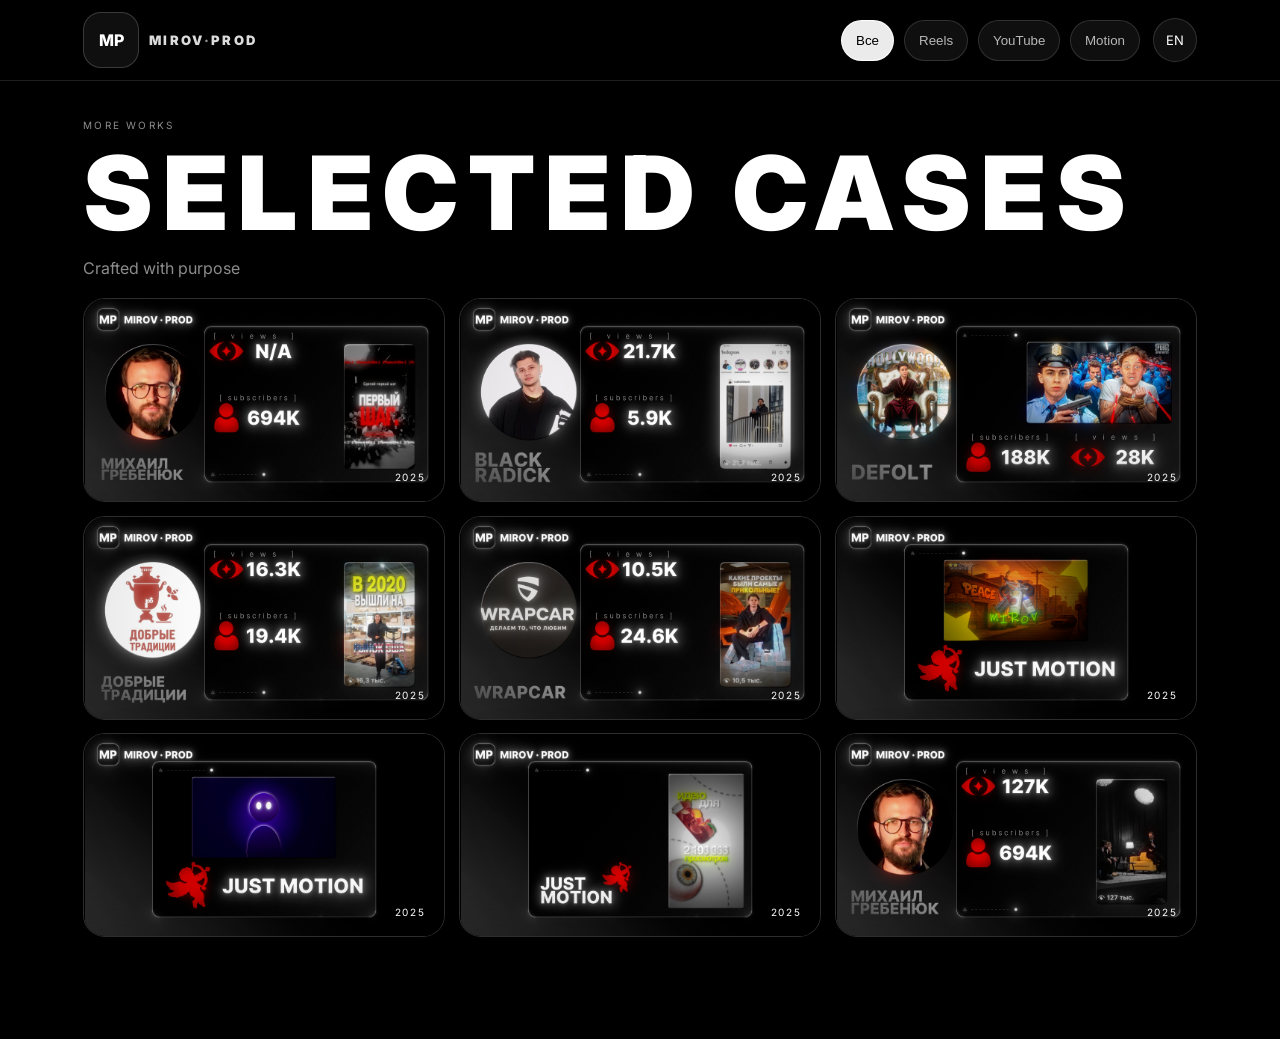
<file: works.html>
<!doctype html>
<html lang="ru">
<head>
  <meta charset="UTF-8" />
  <meta name="viewport" content="width=device-width,initial-scale=1.0" />
  <title>More Works — MIROV·PROD</title>
  <link rel="preconnect" href="https://fonts.googleapis.com">
  <link rel="preconnect" href="https://fonts.gstatic.com" crossorigin>
  <link href="https://fonts.googleapis.com/css2?family=Inter:wght@300;400;600;800;900&display=swap" rel="stylesheet">
  <link rel="stylesheet" href="./style.css" />
</head>
<body class="worksBody">
  <div class="cursor" id="cursor" aria-hidden="true"></div>

  <header class="worksTop">
    <a class="mark" href="./index.html" aria-label="Home">
      <div class="mark__box">MP</div>
      <div class="mark__txt">MIROV<span class="dot">·</span>PROD</div>
    </a>

    <div class="worksTop__right">
      <div class="filters" id="filters">
        <button class="pillBtn is-active" data-filter="all">Все</button>
        <button class="pillBtn" data-filter="reels">Reels</button>
        <button class="pillBtn" data-filter="youtube">YouTube</button>
        <button class="pillBtn" data-filter="motion">Motion</button>
      </div>
      <a class="pill" href="/works_en.html">EN</a>
    </div>
  </header>

  <main class="wrap worksMain">
    <div class="worksHead">
      <div class="sectionKicker">More works</div>
      <h1 class="worksTitle">Selected cases</h1>
      <p class="muted">Crafted with purpose</p>
    </div>

    <div class="worksGrid" id="worksGrid"></div>
  </main>

  <div class="modal" id="modal" hidden>
    <div class="modal__backdrop" data-close="1"></div>
    <div class="modal__panel" role="dialog" aria-modal="true" aria-label="Work">
      <button class="modal__close" data-close="1" aria-label="Close">×</button>
      <div class="modal__content" id="modalContent"></div>
    </div>
  </div>

  <script src="./script.js"></script>
</body>
</html>
</file>
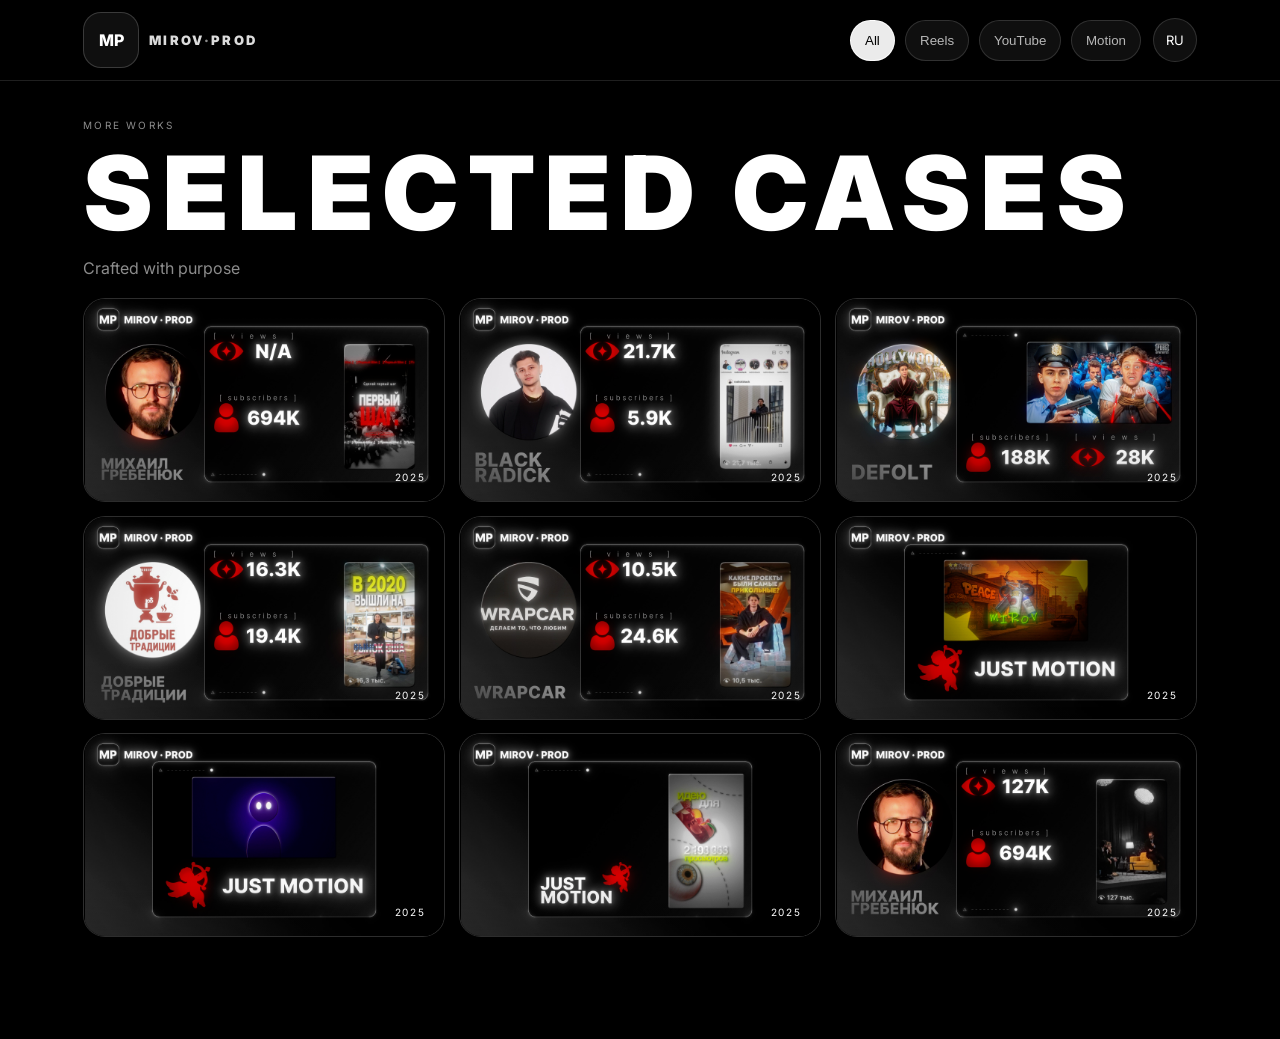
<file: works_en.html>
<!doctype html>
<html lang="en">
<head>
  <meta charset="UTF-8" />
  <meta name="viewport" content="width=device-width,initial-scale=1.0" />
  <title>More Works — MIROV·PROD</title>
  <link rel="preconnect" href="https://fonts.googleapis.com">
  <link rel="preconnect" href="https://fonts.gstatic.com" crossorigin>
  <link href="https://fonts.googleapis.com/css2?family=Inter:wght@300;400;600;800;900&display=swap" rel="stylesheet">
  <link rel="stylesheet" href="./style.css" />
</head>
<body class="worksBody">
  <div class="cursor" id="cursor" aria-hidden="true"></div>

  <header class="worksTop">
    <a class="mark" href="./index.html" aria-label="Home">
      <div class="mark__box">MP</div>
      <div class="mark__txt">MIROV<span class="dot">·</span>PROD</div>
    </a>

    <div class="worksTop__right">
      <div class="filters" id="filters">
        <button class="pillBtn is-active" data-filter="all">All</button>
        <button class="pillBtn" data-filter="reels">Reels</button>
        <button class="pillBtn" data-filter="youtube">YouTube</button>
        <button class="pillBtn" data-filter="motion">Motion</button>
      </div>
      <a class="pill" href="/works.html">RU</a>
    </div>
  </header>

  <main class="wrap worksMain">
    <div class="worksHead">
      <div class="sectionKicker">More works</div>
      <h1 class="worksTitle">Selected cases</h1>
      <p class="muted">Crafted with purpose</p>
    </div>

    <div class="worksGrid" id="worksGrid"></div>
  </main>

  <div class="modal" id="modal" hidden>
    <div class="modal__backdrop" data-close="1"></div>
    <div class="modal__panel" role="dialog" aria-modal="true" aria-label="Work">
      <button class="modal__close" data-close="1" aria-label="Close">×</button>
      <div class="modal__content" id="modalContent"></div>
    </div>
  </div>

  <script src="./script.js"></script>
</body>
</html>
</file>
<file: style.css>
:root{
  --safe: clamp(72px, 6.5vw, 220px);
--bg:#f6f6f6;
  --fg:#111;
  --muted:rgba(17,17,17,.64);
  --line:rgba(17,17,17,.12);
  --card:#ffffff;
  --shadow: 0 14px 50px rgba(0,0,0,.08);
  --r:22px;
  K80px;
  --pad: clamp(14px, 2vw, 28px);

  --dark:#0b0b0b;
  --dark2:#151515;
  --dline:rgba(255,255,255,.14);
  --dmuted:rgba(255,255,255,.65);
}

*{box-sizing:border-box}
html{scroll-behavior:smooth}
body{margin:0;background:var(--bg);color:var(--fg);font-family:Inter,system-ui,-apple-system,Segoe UI,Roboto,Arial,sans-serif;overflow-x:hidden}
a{color:inherit;text-decoration:none}
.dot{opacity:.55}
.wrap{max-width:var(--wrap);margin:0 auto;padding:0 var(--safe)}

/* Preloader */
.preloader{position:fixed;inset:0;z-index:9999;background:var(--bg);display:flex;align-items:center;justify-content:center;transition:opacity .6s ease}
.preloader.is-done{opacity:0;pointer-events:none}
.preloader__inner{width:min(520px,86vw)}
.preloader__logo{font-weight:900;letter-spacing:.18em;text-transform:uppercase;font-size:13px}
.preloader__bar{margin-top:14px;height:2px;background:rgba(0,0,0,.10);overflow:hidden}
.preloader__bar span{display:block;height:100%;width:0;background:rgba(0,0,0,.85);animation:load 1.8s ease forwards}
.preloader__hint{margin-top:10px;letter-spacing:.22em;text-transform:uppercase;font-size:10px;color:var(--muted)}
@keyframes load{to{width:100%}}

/* Cursor */
.cursor{position:fixed;top:0;left:0;z-index:5000;width:26px;height:26px;border-radius:999px;transform:translate(-50%,-50%);pointer-events:none;opacity:0;border:1px solid rgba(0,0,0,.18);background:radial-gradient(circle at 30% 30%, rgba(0,0,0,.06), rgba(0,0,0,.01));backdrop-filter: blur(4px);transition:opacity .12s ease,width .12s ease,height .12s ease}
body.hasCursor .cursor{opacity:1}
.cursor.isHover{width:44px;height:44px}

/* Hero */
.hero{position:relative;min-height:100vh;color:#fff;overflow:hidden}
.hero__bg{position:absolute;inset:0;overflow:hidden}
@supports (height: 100svh){.hero{min-height:100svh}}
@supports (height: 100dvh){.hero{min-height:100dvh}}
.hero__bg img{width:100%;height:100%;object-fit:cover;filter:grayscale(1) contrast(1.05)}
.hero__veil{position:absolute;inset:0;background:radial-gradient(circle at 30% 25%, rgba(255,255,255,.10), transparent 52%), linear-gradient(to bottom, rgba(0,0,0,.10), rgba(0,0,0,.72))}
.hero__top{position:relative;z-index:2;display:flex;align-items:flex-start;justify-content:space-between;gap:14px;padding: var(--safe)}
.hero__meta{color:rgba(255,255,255,.78);font-size:12px;line-height:1.4}
.hero__metaTitle{font-weight:600}
.hero__metaSmall{opacity:.75}
.heroNav{display:flex;flex-direction:column;gap:10px;align-items:flex-end}
.heroNav__link{color:rgba(255,255,255,.78);font-size:12px}
.heroNav__link:hover{color:#fff}
.heroNav__pill{border:1px solid rgba(255,255,255,.18);background:rgba(255,255,255,.08);border-radius:999px;padding:10px 12px;font-size:12px;color:rgba(255,255,255,.85)}
.heroNav__pill:hover{background:rgba(255,255,255,.12);color:#fff}
.hero__content{position:relative;z-index:2;padding: clamp(28px,5vw,70px) var(--safe) clamp(44px,6vw,90px) var(--safe)}
.heroTitle{margin:0;font-weight:900;line-height:.9;letter-spacing:-.02em;font-size: clamp(54px, 6.8vw, 104px)}
.heroLead{margin-top:16px;max-width:56ch;line-height:1.6;color:rgba(255,255,255,.78);font-size: clamp(14px, 1.25vw, 17px)}
.heroActions{margin-top:22px;display:flex;gap:12px;flex-wrap:wrap}
.btnGlass{border:1px solid rgba(255,255,255,.20);background:rgba(255,255,255,.08);backdrop-filter: blur(10px);border-radius:18px;padding:16px 18px;display:inline-flex;align-items:center;justify-content:center;color:#fff;box-shadow: 0 18px 60px rgba(0,0,0,.26)}
.btnGlass:hover{background:rgba(255,255,255,.12);transform:translateY(-1px)}
.btnGhost{border:1px solid rgba(255,255,255,.16);border-radius:18px;padding:16px 18px;color:rgba(255,255,255,.82)}
.btnGhost:hover{border-color:rgba(255,255,255,.26);color:#fff;transform:translateY(-1px)}
.heroIcons{position:absolute;left:var(--safe);bottom:22px;display:flex;align-items:center;gap:14px;color:rgba(255,255,255,.62)}
.ico{font-size:14px}
.dots{width:160px;height:1px;background: repeating-linear-gradient(to right, rgba(255,255,255,.24) 0 4px, transparent 4px 10px);opacity:.9}

/* Mark */
.mark{display:flex;align-items:center;gap:10px}
.mark__box{width:38px;height:38px;border-radius:12px;border:1px solid rgba(255,255,255,.18);display:flex;align-items:center;justify-content:center;font-weight:800}
.mark__txt{font-weight:900;letter-spacing:.16em;text-transform:uppercase;font-size:12px;color:rgba(255,255,255,.85)}

/* Sections */
.section{padding: clamp(44px, 6vw, 90px) 0;border-top:1px solid var(--line)}
.sectionKicker{letter-spacing:.22em;text-transform:uppercase;font-size:10px;color:var(--muted);margin-bottom:16px}
.sectionKicker--dark{color:rgba(255,255,255,.60)}
.split{display:grid;grid-template-columns: 1.2fr .8fr;gap: clamp(16px, 3vw, 38px);align-items:start}
.split--tight{grid-template-columns: 1.35fr .65fr}
@media (max-width: 920px){.split,.split--tight{grid-template-columns:1fr}}
.big{margin:0;font-size: clamp(22px, 3.0vw, 38px);line-height:1.15;letter-spacing:-.01em}
.side{}
.muted{color:var(--muted);line-height:1.7}
.badges{margin-top:14px;display:flex;flex-wrap:wrap;gap:10px}
.badge{border:1px solid var(--line);background:rgba(255,255,255,.55);border-radius:999px;padding:10px 12px;font-size:12px;color:var(--muted)}

/* Divider */
.divider{margin: 26px 0;display:flex;align-items:center;gap:14px;color:rgba(17,17,17,.52)}
.divider .dots{background: repeating-linear-gradient(to right, rgba(17,17,17,.22) 0 4px, transparent 4px 10px)}
.divider--dark{color:rgba(255,255,255,.55)}
.divider--dark .dots{background: repeating-linear-gradient(to right, rgba(255,255,255,.22) 0 4px, transparent 4px 10px)}

/* Facts */
.facts{display:grid;grid-template-columns:repeat(3,1fr);gap:14px}
@media (max-width: 820px){.facts{grid-template-columns:1fr}}
.fact{border-top:1px solid var(--line);padding-top:18px}
.fact__t{font-weight:800;font-size:18px}
.fact__d{margin-top:8px;color:var(--muted)}

/* Dark block */
.dark{background:linear-gradient(to bottom, var(--dark), var(--dark2));color:#fff}
.dark__inner{padding: clamp(86px, 9vw, 150px) var(--safe)}
.tri{display:grid;grid-template-columns:repeat(3,1fr);gap:22px}
@media (max-width: 980px){.tri{grid-template-columns:1fr}}
.tri__title{margin:0;font-weight:900;font-size:28px}
.tri__txt{margin-top:10px;color:rgba(255,255,255,.70);line-height:1.7}
.bar{margin-top:16px;height:8px;border-radius:999px;background:rgba(255,255,255,.10);overflow:hidden}
.bar span{display:block;height:100%;background:rgba(255,255,255,.86)}
.barMeta{margin-top:10px;color:rgba(255,255,255,.58);letter-spacing:.22em;text-transform:uppercase;font-size:10px}

/* Projects grid (cases) */
.projects{margin-top:18px;display:grid;grid-template-columns:repeat(12,1fr);gap:14px}
@media (max-width: 980px){.projects{grid-template-columns:1fr}}
.card{position:relative;border-radius:var(--r);overflow:hidden;background:var(--card);border:1px solid var(--line);box-shadow:var(--shadow);cursor:pointer;aspect-ratio:16/9}
.card img, .card video{width:100%;height:100%;object-fit:cover;display:block}
.card__shade{position:absolute;inset:0;
  background:
    radial-gradient(700px 420px at 22% 18%, rgba(255,255,255,.06), transparent 55%),
    /* ultra-soft bottom shade (barely noticeable) */
    linear-gradient(to bottom, rgba(0,0,0,0) 70%, rgba(0,0,0,.18) 100%);
}
.card__meta{position:absolute;left:16px;right:16px;top:16px;display:flex;justify-content:space-between;gap:10px;color:rgba(255,255,255,.68);letter-spacing:.18em;text-transform:uppercase;font-size:10px}
.card__body{position:absolute;left:16px;right:16px;bottom:16px}
.card__title{margin:0;font-weight:900;letter-spacing:-.01em;line-height:1.05;font-size: clamp(18px, 1.8vw, 26px)}
.card__desc{margin-top:10px;color:rgba(255,255,255,.72);line-height:1.65;max-width:56ch}
.card:hover{transform:translateY(-2px);border-color:rgba(255,255,255,.30)}
.span7,.span5,.span6{grid-column:span 6}
@media (max-width: 980px){.span7,.span6,.span5{grid-column:span 1}}

/* Pills/Chips */
.pill{
  display:inline-flex;
  align-items:center;
  justify-content:center;
  min-width:44px;
  height:44px;
  border-radius:999px;
  border:1px solid rgba(255,255,255,0.14);
  background:rgba(255,255,255,0.02);
  color:rgba(255,255,255,0.85);
  text-decoration:none;
  font-size:13px;
  transition: transform .15s ease, background .2s ease, border-color .2s ease, color .2s ease, box-shadow .2s ease;
  backdrop-filter: blur(12px);
  -webkit-backdrop-filter: blur(12px);
}
.pill:hover{
  background:rgba(255,255,255,0.06);
  border-color:rgba(255,255,255,0.22);
  color:#fff;
  transform: translateY(-1px);
}
.pill:active{ transform: translateY(0px) scale(.99); }
.pill:hover{transform:translateY(-1px);border-color:rgba(17,17,17,.22);color:var(--fg)}
.chip{border:1px solid var(--line);background:rgba(255,255,255,.75);border-radius:18px;padding:18px 18px;display:flex;align-items:center;justify-content:center}
.chip:hover{transform:translateY(-1px);border-color:rgba(17,17,17,.22)}

/* Contact */
.contactHead{display:grid;grid-template-columns: 1.2fr .8fr;gap:22px;align-items:end}
@media (max-width: 920px){.contactHead{grid-template-columns:1fr}}
.contactGrid{margin-top:18px;display:grid;grid-template-columns:repeat(4,1fr);gap:12px}
@media (max-width: 920px){.contactGrid{grid-template-columns:1fr 1fr}}
@media (max-width: 520px){.contactGrid{grid-template-columns:1fr}}
.footer{margin-top:28px;border-top:1px solid var(--line);padding-top:18px;display:flex;justify-content:space-between;gap:12px;align-items:center;flex-wrap:wrap}
.footer__left{display:flex;align-items:center;gap:10px}
.markMini{width:34px;height:34px;border-radius:12px;border:1px solid var(--line);display:flex;align-items:center;justify-content:center;font-weight:900}

/* Dock */
.dock{position:fixed;left:18px;bottom:14px;display:flex;gap:12px;z-index:3000;align-items:flex-end}
.dock__tile{min-width:120px;border:1px solid rgba(17,17,17,.18);background:rgba(255,255,255,.84);backdrop-filter: blur(10px);border-radius:18px;padding:16px 16px;box-shadow: 0 18px 60px rgba(0,0,0,.10);color:rgba(17,17,17,.72)}
.dock__tile:hover{transform:translateY(-2px);color:var(--fg);border-color:rgba(17,17,17,.28)}
.dock__tile--dark{background:rgba(17,17,17,.92);color:#fff;border-color:rgba(17,17,17,.55)}
.dock__tile--dark:hover{background:rgba(17,17,17,1)}
@media (max-width: 820px){.dock{left:12px;right:12px;justify-content:space-between}.dock__tile{min-width:auto;flex:1;text-align:center}}

/* Works page */
.worksBody{background:var(--bg)}
.worksTop{
  position:sticky;
  top:0;
  z-index:2500;
  background:rgba(0,0,0,0.72);
  backdrop-filter: blur(14px);
  -webkit-backdrop-filter: blur(14px);
  border-bottom:1px solid rgba(255,255,255,0.08);
  display:flex;
  justify-content:space-between;
  gap:12px;
  align-items:center;
  padding:12px var(--safe);
}
.worksTop .mark__txt{color:rgba(17,17,17,.82)}
.worksTop .mark__box{border-color:rgba(17,17,17,.14)}
.filters{display:flex;gap:10px;flex-wrap:wrap;justify-content:flex-end}
.pillBtn{border:1px solid var(--line);background:rgba(255,255,255,.76);border-radius:999px;padding:12px 14px;cursor:pointer;color:var(--muted)}
.pillBtn:hover{transform:translateY(-1px);border-color:rgba(17,17,17,.22);color:var(--fg)}
.pillBtn.is-active{background:rgba(17,17,17,.92);color:#fff;border-color:rgba(17,17,17,.92)}
.worksMain{padding: clamp(24px, 3vw, 38px) 0 clamp(84px, 8vw, 120px) 0}
.worksTitle{margin:6px 0 0 0;font-weight:900;letter-spacing:.10em;text-transform:uppercase;line-height:.9;font-size: clamp(48px, 8vw, 110px)}
.worksGrid{margin-top:16px;display:grid;grid-template-columns:repeat(12,1fr);gap:14px}
@media (max-width: 980px){.worksGrid{grid-template-columns:1fr}}
.work{position:relative;border-radius:var(--r);overflow:hidden;border:1px solid var(--line);background:var(--card);box-shadow:var(--shadow);cursor:pointer;aspect-ratio:16/9}
.work__shade{position:absolute;inset:0;
  background:
    radial-gradient(700px 420px at 22% 18%, rgba(255,255,255,.06), transparent 55%),
    /* ultra-soft bottom shade (barely noticeable) */
    linear-gradient(to bottom, rgba(0,0,0,0) 70%, rgba(0,0,0,.18) 100%);
}
.work__info{position:absolute;left:16px;right:16px;bottom:16px}
.work__top{display:flex;justify-content:space-between;gap:10px;letter-spacing:.18em;text-transform:uppercase;font-size:10px;color:rgba(255,255,255,.68)}
.work__title{margin-top:10px;font-weight:900;line-height:1.05}
.work:hover{transform:translateY(-2px);border-color:rgba(255,255,255,.30)}
/* layout */
.s7,.s5,.s4,.s8,.s6{grid-column:span 4}
@media (max-width: 980px){.s7,.s5,.s4,.s8,.s6{grid-column:span 1}}

/* Modal */
.modal{position:fixed;inset:0;z-index:4000}
.modal__backdrop{position:absolute;inset:0;background:rgba(0,0,0,.45);backdrop-filter: blur(10px)}
.modal__panel{position:relative;width:min(980px, 92vw);margin: 6vh auto 0 auto;border-radius:18px;border:1px solid rgba(255,255,255,.18);background:rgba(17,17,17,.92);color:#fff;overflow:hidden}
.modal__close{position:absolute;top:10px;right:10px;width:44px;height:44px;border-radius:999px;border:1px solid rgba(255,255,255,.18);background:rgba(255,255,255,.08);color:#fff;cursor:pointer;font-size:20px}
.modal__content{padding:58px 16px 18px 16px}
.modalTitle{margin:0;font-weight:900;letter-spacing:.08em;text-transform:uppercase;font-size:22px}
.badgesRow{margin-top:10px;display:flex;flex-wrap:wrap;gap:8px}
.badgeD{border:1px solid rgba(255,255,255,.18);background:rgba(255,255,255,.06);border-radius:999px;padding:8px 10px;font-size:11px;letter-spacing:.14em;text-transform:uppercase;color:rgba(255,255,255,.78)}
.modalVideo{margin-top:14px;border:1px solid rgba(255,255,255,.18);border-radius:16px;overflow:hidden;background:#000}
.modalVideo video{
  width:100%;
  height:auto;
  max-height:70vh;
  object-fit:contain;
  display:block;
  background:#000;
}
@media (max-width: 980px){.modalVideo video{max-height:52vh}}
.modalText{margin-top:14px;color:rgba(255,255,255,.78);line-height:1.7}
.modalLink{color:rgba(255,255,255,.92);text-decoration:none;border-bottom:1px solid rgba(255,255,255,.25);padding-bottom:1px}
.modalLink:hover{border-bottom-color:rgba(255,255,255,.55)}

@media (prefers-reduced-motion: reduce){
  html{scroll-behavior:auto}
}

/* ===== v9: hero+footer tuned to match screenshot rhythm ===== */
.mark--hero .mark__box{
  position:relative;
  border-radius: 14px;
  width: 56px;
  height: 56px;
}
.mark__tiny{
  position:absolute;
  top: 8px;
  left: 8px;
  font-size: 10px;
  letter-spacing: .22em;
  text-transform: uppercase;
  color: rgba(255,255,255,.70);
  font-weight: 600;
}
.hero__bg img{
  object-position: 70% 40%;
}
.heroCaption{
  margin-top: 10px;
  letter-spacing: .18em;
  text-transform: uppercase;
  font-size: 11px;
  color: rgba(255,255,255,.62);
}

/* Footer like ref (tiles cluster + marks + year) */
.footerRef{
  margin-top: 22px;
  display:flex;
  justify-content:space-between;
  align-items:flex-end;
  gap: 18px;
  flex-wrap:wrap;
}
.footerRef__tiles{
  display:grid;
  grid-template-columns: repeat(2, 96px);
  gap: 10px;
}
.tile{
  border:1px solid rgba(17,17,17,.14);
  border-radius: 14px;
  background: rgba(255,255,255,.55);
  padding: 16px 12px;
  font-family: var(--mono);
  font-size: 11px;
  letter-spacing:.14em;
  text-transform:uppercase;
  color: rgba(17,17,17,.60);
  text-align:center;
}
.tile:hover{
  border-color: rgba(17,17,17,.28);
  transform: translateY(-2px);
  color: rgba(17,17,17,.90);
}
.tile--dark{
  background: rgba(17,17,17,.92);
  border-color: rgba(17,17,17,.92);
  color:#fff;
}
.tile--dark:hover{ background:#111; color:#fff; }

.footerRef__marks{ display:flex; gap: 12px; align-items:flex-end; }
.markTile{
  width: 60px;
  height: 60px;
  border:1px solid rgba(17,17,17,.14);
  background: rgba(255,255,255,.55);
  display:flex;
  align-items:center;
  justify-content:center;
  color: rgba(17,17,17,.70);
}
.markTile--dark{
  background:#111;
  border-color:#111;
  color:#fff;
  font-weight:900;
}
.markTile small{ font-size:10px; color: rgba(17,17,17,.55); }

.footerRef__year{
  margin-left:auto;
  font-family: var(--mono);
  font-size: 11px;
  letter-spacing:.18em;
  text-transform:uppercase;
  color: rgba(17,17,17,.45);
}

.bottomBar{
  margin-top: 18px;
  height: 56px;
  background:#111;
  display:flex;
  align-items:center;
  justify-content:center;
  gap: 14px;
  color: rgba(255,255,255,.55);
  font-family: var(--mono);
  font-size: 11px;
  letter-spacing:.18em;
  text-transform: uppercase;
  border-radius: 14px;
}
@media (max-width: 520px){
  .footerRef__tiles{ grid-template-columns: repeat(2, 1fr); }
}


/* ===== Scroll reveal (ref-style: subtle blur + lift) ===== */
.reveal{
  opacity: 0;
  transform: translateY(12px);
  filter: blur(8px);
  transition:
    opacity 520ms cubic-bezier(.2,.8,.2,1),
    transform 820ms cubic-bezier(.2,.8,.2,1),
    filter 820ms cubic-bezier(.2,.8,.2,1);
  will-change: opacity, transform, filter;
}
.reveal.is-in{
  opacity: 1;
  transform: translateY(0);
  filter: blur(0);
}
.reveal.r-fast{
  transition-duration: 420ms, 650ms, 650ms;
}
.reveal.r-slow{
  transition-duration: 680ms, 1050ms, 1050ms;
}

/* no reveal inside modal */
.modal .reveal{
  opacity: 1 !important;
  transform: none !important;
  filter: none !important;
  transition: none !important;
}

/* Respect reduced motion */
@media (prefers-reduced-motion: reduce){
  .reveal{
    opacity: 1 !important;
    transform: none !important;
    filter: none !important;
    transition: none !important;
  }
}




/* ===== Philosophy block ===== */
.howGrid{
  display:grid;
  grid-template-columns: 1.2fr .8fr;
  gap: clamp(18px, 3vw, 44px);
  align-items:end;
}
@media (max-width: 920px){ .howGrid{grid-template-columns:1fr} }

.howBig{
  margin:0;
  font-size: clamp(24px, 3.2vw, 44px);
  line-height: 1.14;
  letter-spacing: -.01em;
}
.soft{ color: rgba(17,17,17,.34); }

.howSide .small{ max-width: 52ch; }
.howBadgeRow{ margin-top: 14px; display:flex; flex-wrap:wrap; gap:10px; }
.howBadge{
  border:1px solid var(--line);
  background:#fff;
  border-radius: 999px;
  padding: 10px 12px;
  font-size: 12px;
  color: var(--muted);
}

.howList{
  margin-top: 34px;
  border-top: 1px solid var(--line);
}
.howItem{
  border-bottom: 1px solid var(--line);
  padding: 18px 0;
}
.howItem summary{
  list-style:none;
  cursor:pointer;
  display:grid;
  grid-template-columns: 90px 1fr 80px;
  gap: 14px;
  align-items:center;
}
.howItem summary::-webkit-details-marker{ display:none; }

.howNum{
  letter-spacing:.18em;
  text-transform:uppercase;
  font-size:10px;
  color: var(--muted);
}
.howTitle{
  font-weight: 900;
  font-size: 18px;
  line-height: 1.2;
}
.howHint{
  justify-self:end;
  font-size:10px;
  letter-spacing:.22em;
  text-transform:uppercase;
  color: var(--muted);
}

.howBody{
  margin-top: 12px;
  max-width: 78ch;
  color: var(--muted);
  line-height: 1.75;
  font-size: 13px;
  padding-left: 104px;
}
@media (max-width: 920px){
  .howItem summary{ grid-template-columns: 90px 1fr; }
  .howHint{ display:none; }
  .howBody{ padding-left: 0; }
}



/* ===== Philosophy block (ref-style list) ===== */
.howGrid--ref{ padding-bottom: 10px; }
.howBig--ref{ max-width: 62ch; }
.howSide--ref .small{ max-width: 54ch; }

.refList{
  margin-top: 34px;
  border-top: 1px solid var(--line);
}
.refRow{
  border-bottom: 1px solid var(--line);
}
.refHead{
  width: 100%;
  text-align: left;
  background: transparent;
  border: 0;
  padding: 22px 0;
  cursor: pointer;
  display: grid;
  grid-template-columns: 104px 1fr 44px;
  gap: 14px;
  align-items: center;
}
.refNum{
  letter-spacing: .18em;
  text-transform: uppercase;
  font-size: 10px;
  color: var(--muted);
}
.refTitle{
  font-weight: 900;
  font-size: clamp(19px, 1.7vw, 24px);
  line-height: 1.15;
}
.refPlus{
  justify-self: end;
  width: 34px;
  height: 34px;
  border-radius: 999px;
  border: 1px solid var(--line);
  position: relative;
}
.refPlus::before,
.refPlus::after{
  content:"";
  position:absolute;
  left:50%;
  top:50%;
  width: 14px;
  height: 1px;
  background: rgba(17,17,17,.58);
  transform: translate(-50%,-50%);
}
.refPlus::after{
  width: 1px;
  height: 14px;
}
.refRow.is-open .refPlus::after{
  opacity: 0;
}
.refBody{
  height: 0;
  overflow: hidden;
  transition: height 720ms cubic-bezier(.2,.8,.2,1);
}
.refBody__inner{
  padding: 0 0 22px 118px; /* align with title column */
  max-width: 78ch;
  color: var(--muted);
  line-height: 1.75;
  font-size: 13px;
}
@media (max-width: 920px){
  .refHead{ grid-template-columns: 94px 1fr 44px; }
  .refBody__inner{ padding-left: 0; }
}



/* Force safe padding on section wrappers */
.section.wrap{padding-left:var(--safe);padding-right:var(--safe);}



/* Single approach card */
.skillGrid--single{
  grid-template-columns: 1fr;
  justify-items: start;
}
.skill--single{
  max-width: 920px;
}
.skill--single .segments{display:none}




/* ===== Minimal line progress (ref-style) ===== */
.skill--line .lineLabel{
  margin-top: 26px;
  font-size: 11px;
  letter-spacing: .22em;
  text-transform: uppercase;
  color: rgba(255,255,255,.55);
}

.lineBar{
  margin-top: 12px;
  height: 2px;
  background: rgba(255,255,255,.15);
  width: 100%;
  max-width: 720px;
  position: relative;
}

.lineBar__fill{
  height: 100%;
  background: #ffffff;
}

.skill--line .pct{
  margin-top: 14px;
  font-size: 10px;
  letter-spacing: .22em;
  text-transform: uppercase;
  color: rgba(255,255,255,.55);
}



.segments{display:none !important;}
.seg{display:none !important;}


/* Override: make progress line exactly 1px like ref */
.lineBar{
  height: 1px;
  background: rgba(255,255,255,.18);
  max-width: 760px;
}
.lineBar__fill{
  height: 100%;
  position: relative;
}
.lineBar__fill::after{
  content:"";
  position:absolute;
  right:-3px;
  top:50%;
  width:6px;
  height:6px;
  border-radius:999px;
  background:#fff;
  transform:translateY(-50%);
}



/* Override: lift hero top/nav higher */
.heroTop{
  padding-top: clamp(14px, 2.2vw, 28px) !important;
  padding-bottom: 0 !important;
}
.heroMid{
  padding-top: clamp(18px, 3.2vw, 44px) !important;
}



/* Slight upscale */
.heroTitle{ font-size: clamp(70px, 8.2vw, 134px) !important; }
.aboutBig{ font-size: clamp(30px, 3.9vw, 58px) !important; }
.contactTitle{ font-size: clamp(34px, 4.6vw, 60px) !important; }
.skill__t{ font-size: clamp(36px, 3.4vw, 52px) !important; }




/* ===== Dark skills: single + ref bar ===== */
.tri--single{grid-template-columns:1fr !important;gap:0 !important}
.tri__col--single{max-width: 860px}
.bar--ref{
  height: 1px !important;
  border-radius: 0 !important;
  background: rgba(255,255,255,.18) !important;
  overflow: visible !important;
}
.bar--ref span{
  position: relative;
  background: rgba(255,255,255,.92) !important;
}
.bar--ref span::after{
  content:"";
  position:absolute;
  right:-3px;
  top:50%;
  width:6px;
  height:6px;
  border-radius:999px;
  background:#fff;
  transform:translateY(-50%);
}

/* Lift hero top/nav higher */
.heroTop{padding-top: clamp(10px, 1.8vw, 22px) !important;}

/* Slight overall upscale */
.tri__title{font-size: clamp(30px, 2.4vw, 38px) !important;}
.tri__txt{font-size: 14px !important;}




/* ===== v24: ref-like bar + bigger block + hero top fixes ===== */

/* Make the "with what I work" block bigger */
.tri__col--single{max-width: 1120px !important;}
.tri__title{font-size: clamp(44px, 4.2vw, 64px) !important; letter-spacing: -.01em;}
.tri__txt{font-size: clamp(15px, 1.25vw, 18px) !important; line-height: 1.55; max-width: 70ch;}
.skill--line .lineLabel, .lineLabel{font-size: 12px !important;}

/* Ref-like thick rounded bar spanning full width */
.bar--ref, .lineBar{
  width: 100% !important;
  max-width: none !important;
  height: 6px !important;
  border-radius: 999px !important;
  background: rgba(255,255,255,.14) !important;
  overflow: hidden !important;
}
.bar--ref span, .lineBar__fill{
  height: 100% !important;
  background: rgba(255,255,255,.88) !important;
}
/* Remove dot (ref has clean cap) */
.bar--ref span::after, .lineBar__fill::after{ display:none !important; }

.barMeta{margin-top: 12px; font-size: 11px; letter-spacing: .22em; text-transform: uppercase; color: rgba(255,255,255,.55);}

/* Lift hero top and scale nav */
.heroTop{
  padding-top: 10px !important;
  padding-bottom: 0 !important;
}
.heroTop__meta{
  font-size: 12px !important;
  line-height: 1.2;
}
.heroTop__nav a,
.heroTop__nav button{
  font-size: 13px !important;
}
/* EN button bigger */
.langBtn{
  width: 46px !important;
  height: 46px !important;
  font-size: 12px !important;
}
/* Logo block bigger */
.logoBox{
  width: 46px !important;
  height: 46px !important;
}
.brand{
  font-size: 13px !important;
  letter-spacing: .18em !important;
}

/* Ensure hero content sits higher overall */
.heroMid{padding-top: clamp(12px, 2.2vw, 30px) !important;}




/* ===== v25: nav bigger + higher, all-formats bigger, ref-like bar ===== */

/* HERO top: keep side safe, lift up */
.hero__top{
  padding-top: 12px !important;
  padding-left: var(--safe) !important;
  padding-right: var(--safe) !important;
  padding-bottom: 0 !important;
}

/* Make mark and nav larger */
.mark__box{
  width: 54px !important;
  height: 54px !important;
  border-radius: 18px !important;
}
.mark__txt{
  font-size: 13px !important;
  letter-spacing: .18em !important;
}
.hero__meta{
  font-size: 13px !important;
}
.heroNav{ gap: 12px !important; }
.heroNav__link{
  font-size: 14px !important;
}
.heroNav__pill{
  padding: 14px 16px !important;
  font-size: 13px !important;
  border-radius: 999px !important;
}

/* DARK "All formats" block: bigger + wider */
.tri__col--single{
  max-width: 1240px !important;
}
.tri__title{
  font-size: clamp(52px, 5.2vw, 82px) !important;
  line-height: 1.02 !important;
}
.tri__txt{
  font-size: clamp(16px, 1.35vw, 20px) !important;
  line-height: 1.6 !important;
  max-width: 74ch !important;
}

/* Bar: like ref (clean, long, spanning block) */
.bar--ref{
  width: 100% !important;
  height: 10px !important;
  border-radius: 999px !important;
  background: rgba(255,255,255,.12) !important;
  overflow: hidden !important;
}
.bar--ref span{
  height: 100% !important;
  background: rgba(255,255,255,.92) !important;
}
.barMeta{
  margin-top: 12px !important;
  font-size: 11px !important;
}

/* Ensure sectionKicker in dark block not tiny */
.sectionKicker--dark{
  font-size: 11px !important;
  letter-spacing: .24em !important;
}




/* ===== v26: hero top like ref + exact bar style ===== */

/* HERO TOP: pin to very top of hero */
.hero{ position: relative; }
.hero__top{
  position: absolute !important;
  top: 0 !important;
  left: 0 !important;
  right: 0 !important;
  padding-top: 18px !important;
  padding-left: var(--safe) !important;
  padding-right: var(--safe) !important;
  padding-bottom: 0 !important;
  z-index: 5 !important;
}

/* Make nav larger (like ref) */
.heroNav{ gap: 14px !important; }
.heroNav__link{
  font-size: 15px !important;
  line-height: 1.25 !important;
}
.heroNav__pill{
  padding: 15px 18px !important;
  font-size: 13px !important;
}

/* Meta block a bit larger */
.hero__meta{ font-size: 14px !important; line-height: 1.25 !important; }
.hero__metaTitle{ font-size: 14px !important; }

/* Logo block larger */
.mark__box{
  width: 56px !important;
  height: 56px !important;
  border-radius: 18px !important;
}
.mark__txt{ font-size: 13px !important; letter-spacing: .18em !important; }

/* Push hero content down a bit so it doesn't collide with pinned top */
.hero__mid{ padding-top: clamp(84px, 9vw, 140px) !important; }

/* ===== Bar: EXACT like ref screenshot =====
   - 6px rounded track
   - fill rounded only on left, square on right
*/
.bar--ref{
  width: 100% !important;
  max-width: none !important;
  height: 6px !important;
  border-radius: 999px !important;
  background: rgba(255,255,255,.14) !important;
  overflow: hidden !important;
}
.bar--ref span{
  height: 100% !important;
  background: rgba(255,255,255,.92) !important;
  border-radius: 999px 0 0 999px !important;
}
/* ensure no dot */
.bar--ref span::after{ display:none !important; }

/* Make the whole "All formats" block bigger as requested */
.tri__col--single{ max-width: 1320px !important; }
.tri__title{ font-size: clamp(58px, 5.6vw, 92px) !important; line-height: 1.0 !important; }
.tri__txt{ font-size: clamp(16px, 1.4vw, 21px) !important; line-height: 1.6 !important; }




/* ===== v27: restore hero (pre v26) + segmented progress like ref ===== */

/* Restore hero top/nav behavior (undo pinned absolute) */
.hero__top{
  position: relative !important;
  top: auto !important;
  left: auto !important;
  right: auto !important;
  z-index: 2 !important;
  padding-top: 12px !important;
  padding-bottom: 0 !important;
}

/* Restore hero mid spacing (undo large push) */
.hero__mid{
  padding-top: clamp(18px, 3.2vw, 44px) !important;
}

/* Segmented progress (like ref screenshot) */
.segBar{
  --h: 56px;
  --w: 12px;   /* segment width */
  --g: 10px;   /* gap */
  --empty: rgba(255,255,255,.14);
  --fill: rgba(255,255,255,.92);
  position: relative;
  width: 100%;
  max-width: none;
  height: var(--h);
  margin-top: 18px;
  border-radius: 12px;
  /* empty segments */
  background:
    repeating-linear-gradient(
      90deg,
      var(--empty) 0,
      var(--empty) var(--w),
      transparent var(--w),
      transparent calc(var(--w) + var(--g))
    );
}
.segBar::before{
  content:"";
  position:absolute;
  inset:0;
  width: var(--pct);
  background:
    repeating-linear-gradient(
      90deg,
      var(--fill) 0,
      var(--fill) var(--w),
      transparent var(--w),
      transparent calc(var(--w) + var(--g))
    );
}
/* Slight soften edges like ref */
.segBar, .segBar::before{ filter: drop-shadow(0 0 0 rgba(0,0,0,0)); }

/* Remove old bar visuals if any remain */
.bar--ref{ display:none !important; }
.lineBar{ display:none !important; }




/* ===== Segmented bar animation (ref-like) ===== */
.segBar::before{
  width: 0; /* start hidden */
  transition: width 1100ms cubic-bezier(.2,.8,.2,1);
}
.segBar.segBar--in::before{
  width: var(--pct);
}

/* subtle "appear" */
.segBar{
  opacity: 0;
  transform: translateY(6px);
  filter: blur(6px);
  transition:
    opacity 520ms cubic-bezier(.2,.8,.2,1),
    transform 820ms cubic-bezier(.2,.8,.2,1),
    filter 820ms cubic-bezier(.2,.8,.2,1);
}
.segBar.segBar--in{
  opacity: 1;
  transform: translateY(0);
  filter: blur(0);
}




/* ===== v29: full dark theme ===== */

:root{
  --bg:#000000 !important;
  --text:#ffffff !important;
  --muted:rgba(255,255,255,.55) !important;
  --line:rgba(255,255,255,.12) !important;
}

html,body{
  background:#000000 !important;
  color:#ffffff !important;
}

/* Force all default text to white */
body, h1, h2, h3, h4, h5, h6, p, a, li, span, strong{
  color:#ffffff;
}

/* Muted text stays gray */
.small,
.muted,
.aboutSub,
.fact__sub,
.tri__txt,
.barMeta,
.kicker{
  color:rgba(255,255,255,.55) !important;
}

/* Remove white section backgrounds if any */
.section,
.wrap,
.hero,
.dark{
  background:transparent !important;
}

/* Lines / borders lighter on dark */
hr,
.section,
.refRow,
.fact,
.skill{
  border-color:rgba(255,255,255,.12) !important;
}

/* Buttons / pills adapt to dark */
.heroNav__pill,
.footerPill,
.chip{
  background:rgba(255,255,255,.06) !important;
  border:1px solid rgba(255,255,255,.12) !important;
  color:#ffffff !important;
}

/* Links hover subtle */
a:hover{
  opacity:.75;
}




/* ===== v30: fix invisible (black) text + loader on dark bg ===== */

/* Use existing variable names used across the site */
:root{
  --bg:#000000 !important;
  --fg:#ffffff !important;
  --text:#ffffff !important;
  --muted:rgba(255,255,255,.55) !important;
  --line:rgba(255,255,255,.12) !important;
  --card:rgba(255,255,255,.06) !important;
}

/* Base colors */
html,body{ background:#000 !important; color: var(--fg) !important; }

/* Anything that was hardcoded dark -> inherit / turn light */
.divider{ color: rgba(255,255,255,.55) !important; }
.divider .dots{ background: repeating-linear-gradient(to right, rgba(255,255,255,.22) 0 4px, transparent 4px 10px) !important; }
.markTile small{ color: rgba(255,255,255,.55) !important; }
.card__meta, .card__metaTop, .card__metaBottom{ color: rgba(255,255,255,.62) !important; }

/* Preloader visibility */
.preloader{ background:#000 !important; }
.preloader__logo{ color:#fff !important; }
.preloader__hint{ color: rgba(255,255,255,.55) !important; }
.preloader__bar{ background: rgba(255,255,255,.14) !important; }
.preloader__bar span{ background: rgba(255,255,255,.92) !important; }

/* Links & buttons */
a{ color: #fff !important; }
.heroNav__link{ color: rgba(255,255,255,.78) !important; }
.heroNav__link:hover{ color:#fff !important; }

/* Keep chips/pills readable */
.heroNav__pill,.footerPill,.chip{
  background: rgba(255,255,255,.06) !important;
  border-color: rgba(255,255,255,.12) !important;
  color:#fff !important;
}

/* Any accidental pure black text */
*[style*="color: rgb(0"], *[style*="color:#000"], *[style*="color: #000"]{
  color:#fff !important;
}




/* ===== v31: fix Philosophy block contrast on dark theme ===== */

/* The faint words inside hero line */
.soft{ color: rgba(255,255,255,.38) !important; }

/* Accordion rows borders and text */
.refList{ border-top-color: rgba(255,255,255,.12) !important; }
.refRow{ border-bottom-color: rgba(255,255,255,.12) !important; }
.refNum{ color: rgba(255,255,255,.55) !important; }
.refTitle{ color: #fff !important; }
.refBody__inner{ color: rgba(255,255,255,.55) !important; }

/* Plus/minus button on the right */
.refPlus{
  border-color: rgba(255,255,255,.18) !important;
  background: rgba(255,255,255,.04) !important;
}
.refPlus::before,
.refPlus::after{
  background: rgba(255,255,255,.70) !important;
}
.refRow.is-open .refPlus::after{
  opacity: 0 !important;
}

/* If any accidental dark text remains inside the block */
#philosophy *{ color: inherit; }




/* Global: avoid hardcoded dark strokes on dark theme */
*[class*="Plus"]::before,
*[class*="Plus"]::after{
  background: rgba(255,255,255,.70);
}




/* ===== v32: pills contrast + premium card gradients + works text checks ===== */

/* Selection should not go bright blue on dark */
::selection{ background: rgba(255,255,255,.16); color:#fff; }
::-moz-selection{ background: rgba(255,255,255,.16); color:#fff; }

/* Philosophy pills (badges) */
.howBadge{
  background: rgba(255,255,255,.06) !important;
  border-color: rgba(255,255,255,.16) !important;
  color: rgba(255,255,255,.78) !important;
}

/* Chips / pills elsewhere */
.chip, .pill, .footerPill, .heroNav__pill{
  background: rgba(255,255,255,.06) !important;
  border-color: rgba(255,255,255,.14) !important;
  color: rgba(255,255,255,.92) !important;
}
.chip:hover, .pill:hover, .footerPill:hover, .heroNav__pill:hover{
  border-color: rgba(255,255,255,.22) !important;
}

/* Portfolio cards: make gradient premium (no bright white wash) */
.card{
  background: rgba(255,255,255,.04) !important;
  border-color: rgba(255,255,255,.14) !important;
}
.card__shade{
  background:
    radial-gradient(700px 420px at 22% 18%, rgba(255,255,255,.06), transparent 55%),
    /* ultra-soft bottom shade (barely noticeable) */
    linear-gradient(to bottom, rgba(0,0,0,0) 70%, rgba(0,0,0,.18) 100%) !important;
}
/* Card text colors on dark */
.card__meta{ color: rgba(255,255,255,.62) !important; }
.card__title{ color: #fff !important; }
.card__desc{ color: rgba(255,255,255,.62) !important; }

/* Hover border */
.card:hover{ border-color: rgba(255,255,255,.22) !important; }

/* Any remaining hardcoded dark text in cards */
.card *{ color: inherit; }
.card .card__title{ color:#fff !important; }
.card .card__meta{ color: rgba(255,255,255,.62) !important; }
.card .card__desc{ color: rgba(255,255,255,.62) !important; }

/* Works page uses same card components; also ensure headings are white */
.worksTitle, .worksLead, .worksKicker{ color:#fff !important; }
.worksLead{ color: rgba(255,255,255,.70) !important; }




/* ===== v33: Works page fully dark + premium gradients + safe padding ===== */

/* Works top bar */
.worksTop{
  background: rgba(0,0,0,.82) !important;
  border-bottom-color: rgba(255,255,255,.12) !important;
}
.worksTop .mark__txt{ color: rgba(255,255,255,.86) !important; }
.worksTop .mark__box{
  border-color: rgba(255,255,255,.18) !important;
  background: rgba(255,255,255,.06) !important;
  color:#fff !important;
}

/* Filter pills */
.pillBtn{
  background: rgba(255,255,255,.06) !important;
  border-color: rgba(255,255,255,.14) !important;
  color: rgba(255,255,255,.70) !important;
}
.pillBtn:hover{
  border-color: rgba(255,255,255,.22) !important;
  color: #fff !important;
}
.pillBtn.is-active{
  background: rgba(255,255,255,.92) !important;
  color: #000 !important;
  border-color: rgba(255,255,255,.92) !important;
}

/* EN pill in works top */
.worksTop .pill{
  background: rgba(255,255,255,.06) !important;
  border-color: rgba(255,255,255,.14) !important;
  color:#fff !important;
}

/* Works head text */
.worksHead .sectionKicker{ color: rgba(255,255,255,.55) !important; }
.worksHead .muted{ color: rgba(255,255,255,.55) !important; }

/* Works cards: remove bright white gradient */
.work{
  background: rgba(255,255,255,.04) !important;
  border-color: rgba(255,255,255,.14) !important;
}
.work:hover{ border-color: rgba(255,255,255,.22) !important; }

.work__shade{
  /* Softer bottom shade (keep readability, but make it barely noticeable) */
  background: linear-gradient(
    to bottom,
    rgba(0,0,0,0) 70%,
    rgba(0,0,0,.18) 100%
  ) !important;
}

/* Card info text colors */
.work__top{ color: rgba(255,255,255,.62) !important; }
.work__title{ color: #fff !important; }
.work__desc{ color: rgba(255,255,255,.62) !important; }

/* Ensure inner paddings don't clip edges */
.work__info{ left: 18px !important; right: 18px !important; bottom: 18px !important; }

/* Works main safe padding (extra insurance) */
.worksMain{ padding-left: var(--safe) !important; padding-right: var(--safe) !important; }




/* ===== v35: Hero background (assets/565.jpg) ===== */
.hero{
  position: relative;
  background-size: cover;
  background-position: center;
  background-repeat: no-repeat;
}

/* Dark overlay for premium readability */
.hero::after{
  content: "";
  position: absolute;
  inset: 0;
  background: linear-gradient(
    to bottom,
    rgba(0,0,0,.55),
    rgba(0,0,0,.85)
  );
  z-index: 1;
}

/* Ensure hero content is above overlay */
.hero > *{
  position: relative;
  z-index: 2;
}








/* ===== v37: Hero video background (no darkening) ===== */
.hero__bg{position:absolute;inset:0;overflow:hidden}
.hero__video{position:absolute;inset:0;width:100%;height:100%;object-fit:cover;object-position:center;display:block;transform:translateZ(0)}

/* Remove any veil/filters that darken the hero background */
.hero__veil{display:none !important}
.hero__bg img{filter:none !important}

/* Ensure hero content stays above bg */
.hero{position:relative}
.hero > *{position:relative; z-index:2}
.hero__bg{z-index:1}




/* ===== v38: Fix hero video as true background + remove any dark overlay ===== */

/* Kill any hero overlay from older versions */
.hero::after{ display:none !important; }

/* Ensure hero establishes stacking context */
.hero{ position: relative !important; }

/* Background wrapper */
.hero__bg{
  position:absolute !important;
  inset:0 !important;
  z-index:0 !important;
  overflow:hidden !important;
  pointer-events:none !important;
}

/* Video as cover background */
.hero__video{position:absolute;inset:0;width:100%;height:100%;object-fit:cover;object-position:center;display:block;transform:translateZ(0)}

/* All hero content above video */
.hero > *{ position: relative; z-index:2; }




/* ===== v39: Cursor lens visible on black background ===== */

.cursorLens{
  mix-blend-mode: difference !important;
  background: rgba(255,255,255,0.08) !important;
  border: 1px solid rgba(255,255,255,0.6) !important;
  backdrop-filter: blur(8px) !important;
  -webkit-backdrop-filter: blur(8px) !important;
}

/* fallback if blend not supported */
@supports not (mix-blend-mode: difference){
  .cursorLens{
    background: rgba(255,255,255,0.15) !important;
  }
}




/* ===== v40: Cursor lens visible on dark background (correct selector) ===== */
.cursor{
  mix-blend-mode: difference;
  border: 1px solid rgba(255,255,255,.55) !important;
  background: radial-gradient(circle at 30% 30%, rgba(255,255,255,.10), rgba(255,255,255,.02)) !important;
  backdrop-filter: blur(10px) !important;
  -webkit-backdrop-filter: blur(10px) !important;
  box-shadow: 0 0 0 1px rgba(255,255,255,.08), 0 10px 30px rgba(0,0,0,.35);
}
.cursor.isHover{
  border-color: rgba(255,255,255,.70) !important;
  background: radial-gradient(circle at 30% 30%, rgba(255,255,255,.14), rgba(255,255,255,.03)) !important;
}
@supports not (mix-blend-mode: difference){
  .cursor{
    mix-blend-mode: normal;
    border-color: rgba(255,255,255,.60) !important;
    background: rgba(255,255,255,.10) !important;
  }
}




#about .wrap{
  position: relative;
}

.about__photoWrap{
  position: absolute;
  right: var(--safe);
  top: 50%;
  transform: translateY(-50%);
  pointer-events: auto;
}

.about__photo{
  width: clamp(220px, 22vw, 360px);
  aspect-ratio: 1/1;
  overflow: hidden;
  border-radius: 18px;
  box-shadow: 0 40px 90px rgba(0,0,0,.6);
  transition: transform .6s cubic-bezier(.2,.8,.2,1);
}

.about__photo img{
  width: 100%;
  height: 100%;
  object-fit: cover;
  display: block;
}

.about__photoWrap:hover .about__photo{
  transform: scale(1.04);
}

/* Prevent text collision */
#about .aboutBig{
  max-width: 60%;
}

/* Responsive */
@media (max-width: 980px){
  .about__photoWrap{
    position: relative;
    transform: none;
    right: auto;
    top: auto;
    margin-top: 40px;
    display: flex;
    justify-content: center;
  }
  #about .aboutBig{
    max-width: 100%;
  }
}









/* ===== v43: About photo integrated into grid (bigger + styled) ===== */
#about{ position: relative; }

.aboutGrid{
  display: grid;
  grid-template-columns: 1.6fr 1.05fr minmax(420px, 640px);
  gap: clamp(18px, 3vw, 44px);
  align-items: start;
}

.aboutGrid .big{ margin: 0; }
.aboutGrid .side{ align-self: start; max-width: 520px; }

.aboutPhoto{
  position: relative;
  width: 100%;
  aspect-ratio: 1/1;
  justify-self: end;
  border-radius: 24px;
  overflow: hidden;
  border: 1px solid rgba(255,255,255,.14);
  background: rgba(255,255,255,.03);
  box-shadow:
    0 60px 140px rgba(0,0,0,.70),
    inset 0 0 0 1px rgba(255,255,255,.06);
  transform: translateY(-6px);
  transition: transform .7s cubic-bezier(.2,.8,.2,1), border-color .35s ease, box-shadow .35s ease;
}

.aboutPhoto img{
  width: 100%;
  height: 100%;
  object-fit: cover;
  display: block;
  filter: saturate(.9) contrast(1.05);
  transform: scale(1.02);
  transition: transform .9s cubic-bezier(.2,.8,.2,1), filter .35s ease;
}

.aboutPhoto::after{
  content:"";
  position:absolute;
  inset:0;
  background:
    radial-gradient(80% 80% at 70% 20%, rgba(255,255,255,.10), rgba(255,255,255,0) 60%),
    radial-gradient(120% 120% at 50% 70%, rgba(0,0,0,.0), rgba(0,0,0,.38) 70%);
  pointer-events:none;
}

.aboutPhoto:hover{
  transform: translateY(-10px) scale(1.01);
  border-color: rgba(255,255,255,.22);
  box-shadow:
    0 70px 160px rgba(0,0,0,.78),
    inset 0 0 0 1px rgba(255,255,255,.08);
}
.aboutPhoto:hover img{
  transform: scale(1.06);
  filter: saturate(.95) contrast(1.08);
}

#about .facts{ margin-top: 22px; }

@media (max-width: 1100px){
  .aboutGrid{
    grid-template-columns: 1.35fr 1fr;
  }
  .aboutPhoto{
    grid-column: 1 / -1;
    max-width: 640px;
    justify-self: end;
    margin-top: 26px;
  }
}
@media (max-width: 720px){
  .aboutGrid{ grid-template-columns: 1fr; }
  .aboutPhoto{ justify-self: center; }
}




/* ===== v46: About layout fix (photo fills right space, nothing breaks) =====
   Goal:
   - Big text stays on the left
   - Right column: side text + chips, and BIG photo below
   - No empty right gutter, no overlaps with facts row
*/

#about .aboutGrid{
  display: grid !important;
  grid-template-columns: 1.65fr minmax(520px, 720px) !important;
  grid-template-areas:
    "big side"
    "big photo" !important;
  gap: clamp(18px, 3vw, 44px) !important;
  align-items: start !important;
}

#about .aboutGrid .big{ grid-area: big !important; }
#about .aboutGrid .side{ grid-area: side !important; max-width: none !important; }

#about .aboutPhoto{
  grid-area: photo !important;
  width: 100% !important;
  max-width: none !important;
  justify-self: end !important;
  margin: 0 !important;
  transform: translateY(0) !important;
  aspect-ratio: 1 / 1 !important;
  border-radius: 26px !important;
}

#about .aboutPhoto:hover{ transform: translateY(-8px) scale(1.01) !important; }

#about .facts{
  position: relative;
  z-index: 1;
  margin-top: clamp(22px, 3vw, 34px) !important;
}

@media (max-width: 1100px){
  #about .aboutGrid{
    grid-template-columns: 1fr !important;
    grid-template-areas:
      "big"
      "side"
      "photo" !important;
  }
  #about .aboutPhoto{
    max-width: 640px !important;
    justify-self: center !important;
  }
}




/* ===== v47: About balance fix (less empty left, photo slightly smaller) ===== */

#about .aboutGrid{
  grid-template-columns: 1.35fr minmax(480px, 620px) !important;
}

#about .aboutGrid .big{
  max-width: 720px;
}

#about .aboutPhoto{
  max-width: 620px !important;
  justify-self: end !important;
}

#about .aboutPhoto img{
  transform: scale(1.01);
}

@media (max-width: 1100px){
  #about .aboutPhoto{
    max-width: 560px !important;
  }
}




/* ===== v48: About alignment refinement ===== */

/* Move right text block slightly left and lower */
#about .aboutGrid .side{
  margin-left: -40px;
  margin-top: 28px;
}

/* Center big heading visually toward photo */
#about .aboutGrid .big{
  margin-left: 40px;
}

/* Make layout feel more centered between text and image */
#about .aboutGrid{
  align-items: center !important;
}

/* Responsive reset so nothing breaks */
@media (max-width: 1100px){
  #about .aboutGrid .side{
    margin-left: 0;
    margin-top: 20px;
  }
  #about .aboutGrid .big{
    margin-left: 0;
  }
}




/* ===== v49: Final about alignment polish ===== */

/* Move small section label lower */
#about .eyebrow{
  margin-bottom: 28px;
  transform: translateY(18px);
}

/* Better vertical rhythm between big title and right text */
#about .aboutGrid{
  align-items: start !important;
}

#about .aboutGrid .big{
  margin-top: 60px;
  max-width: 760px;
}

/* Move right text block lower to align with headline visually */
#about .aboutGrid .side{
  margin-top: 120px !important;
  margin-left: 0 !important;
}

/* Refine spacing above chips */
#about .aboutGrid .side p{
  margin-bottom: 26px;
}

/* Keep photo aligned nicely under right text */
#about .aboutPhoto{
  margin-top: 24px !important;
}

/* Responsive correction */
@media (max-width: 1100px){
  #about .eyebrow{ transform: none; }
  #about .aboutGrid .big{ margin-top: 30px; }
  #about .aboutGrid .side{ margin-top: 30px !important; }
}




/* ===== v50: Clean About Layout (final structured grid) ===== */

/* Reset previous hacks */
#about .aboutGrid .big,
#about .aboutGrid .side,
#about .aboutPhoto{
  margin: 0 !important;
  transform: none !important;
}

/* Clean two-column layout */
#about .aboutGrid{
  display: grid !important;
  grid-template-columns: 1.2fr 1fr !important;
  gap: clamp(40px, 6vw, 90px) !important;
  align-items: center !important;
}

/* Left text column */
#about .aboutGrid .big{
  max-width: 760px;
}

#about .aboutGrid .side{
  margin-top: 28px !important;
}

/* Keep current photo size but clean alignment */
#about .aboutPhoto{
  justify-self: end !important;
}

/* Small section label spacing */
#about .eyebrow{
  margin-bottom: 18px !important;
  transform: none !important;
}

/* Responsive */
@media (max-width: 1100px){
  #about .aboutGrid{
    grid-template-columns: 1fr !important;
    align-items: start !important;
  }
  #about .aboutPhoto{
    justify-self: center !important;
    margin-top: 40px !important;
  }
}




/* ===== v51: About layout matches sketch (ALL text left, photo right) ===== */

/* Two columns: left text stack, right photo */
#about .aboutGrid{
  display: grid !important;
  grid-template-columns: 1.25fr 1fr !important;
  grid-template-rows: auto auto 1fr !important;
  column-gap: clamp(40px, 6vw, 90px) !important;
  row-gap: 26px !important;
  align-items: start !important;
}

/* Left stack */
#about .aboutGrid .big{
  grid-column: 1 !important;
  grid-row: 1 !important;
  max-width: 760px;
  margin-top: 0 !important;
}
#about .aboutGrid .side{
  grid-column: 1 !important;
  grid-row: 2 !important;
  margin-top: 0 !important;
  max-width: 620px;
}

/* Right photo, keep size */
#about .aboutPhoto{
  grid-column: 2 !important;
  grid-row: 1 / span 3 !important;
  justify-self: end !important;
  align-self: start !important;
}

/* Eyebrow closer to content */
#about .eyebrow{
  margin-bottom: 14px !important;
}

/* Keep chips close to paragraph like on sketch */
#about .aboutGrid .chips{
  margin-top: 18px !important;
}

/* Responsive */
@media (max-width: 1100px){
  #about .aboutGrid{
    grid-template-columns: 1fr !important;
    grid-template-rows: auto auto auto !important;
    row-gap: 18px !important;
  }
  #about .aboutPhoto{
    grid-column: 1 !important;
    grid-row: 3 !important;
    justify-self: center !important;
    margin-top: 26px !important;
  }
}




/* ===== v53: About section layout per sketch (photo left, all text right) ===== */

/* ensure about has room */
#about{ position: relative; }

#about .aboutLayout{
  display: grid;
  grid-template-columns: minmax(420px, 640px) 1fr;
  gap: clamp(40px, 6vw, 90px);
  align-items: start;
}

/* Left column: label above photo */
#about .aboutLeft .sectionKicker{
  margin-bottom: 18px;
}

/* Keep photo size as currently styled, but anchor it cleanly */
#about .aboutPhoto{
  margin: 0;
}

/* Right column: vertically centered relative to photo */
#about .aboutRight{
  display: flex;
  flex-direction: column;
  justify-content: center;
  min-height: clamp(420px, 46vw, 720px);
}

/* Red block (big) a bit above center */
#about .aboutRight .big{
  margin: 0;
  transform: translateY(-10px);
}

/* Yellow block slightly below center */
#about .aboutRight .side{
  margin-top: 26px;
  transform: translateY(10px);
  max-width: 620px;
}

/* Keep badges close to the yellow text */
#about .aboutRight .badges{
  margin-top: 18px;
}

/* Fix any legacy rules that targeted aboutGrid */
#about .aboutGrid{ display:none !important; }

/* Responsive */
@media (max-width: 1100px){
  #about .aboutLayout{
    grid-template-columns: 1fr;
  }
  #about .aboutRight{
    min-height: auto;
    padding-top: 18px;
  }
  #about .aboutRight .big,
  #about .aboutRight .side{
    transform: none;
  }
}




/* ===== v54: About layout (photo left, all text right, like sketch) ===== */
#about .aboutLayout{
  display:grid;
  grid-template-columns: minmax(420px, 640px) 1fr;
  gap: clamp(40px, 6vw, 90px);
  align-items: start;
}

/* Left: kicker above photo */
#about .aboutLeft .sectionKicker{ margin-bottom: 18px; }

/* Photo keeps existing styling; ensure it doesn't stretch */
#about .aboutLeft .aboutPhoto{ width: 100%; max-width: 640px; }

/* Right: vertical composition around photo height */
#about .aboutRight{
  display:flex;
  flex-direction: column;
  justify-content: center;
  min-height: clamp(420px, 46vw, 720px);
}

/* Red (big) slightly above center */
#about .aboutRight .big{
  margin: 0;
  transform: translateY(-12px);
}

/* Yellow (muted) slightly below center */
#about .aboutRight .muted{
  margin-top: 24px;
  transform: translateY(10px);
  max-width: 620px;
}

/* Badges directly under yellow text */
#about .aboutRight .badges{ margin-top: 18px; }

/* Remove any legacy "aboutGrid" display none that could affect (safety) */
#about .aboutGrid{ display: initial; }

@media (max-width: 1100px){
  #about .aboutLayout{ grid-template-columns: 1fr; }
  #about .aboutRight{ min-height: auto; padding-top: 18px; }
  #about .aboutRight .big, #about .aboutRight .muted{ transform: none; }
}




/* ===== v55: Safe zones + hero full viewport ===== */
#about{
  padding-top: clamp(44px, 6vw, 90px);
  padding-bottom: clamp(44px, 6vw, 90px);
  border-top: 1px solid rgba(255,255,255,.10);
  padding-left: var(--safe);
  padding-right: var(--safe);
}
#about .aboutLayout{
  max-width: var(--wrap);
  margin: 0 auto;
}
/* facts row keep inside safe zone too */
#about .facts{
  max-width: var(--wrap);
  margin: 0 auto;
  padding-left: 0;
  padding-right: 0;
}


/* ===== v56: Works CTA as a card under cases ===== */
.casesCta{
  margin-top:14px;
  display:block;
  /* more "button-like" rounding */
  border-radius: clamp(22px, 2.2vw, 34px);
  /* subtle dark glass gradient (no loud white fill) */
  background:
    radial-gradient(140% 120% at 10% 0%, rgba(255,255,255,.08) 0%, rgba(255,255,255,.03) 45%, rgba(255,255,255,.015) 100%),
    linear-gradient(180deg, rgba(255,255,255,.03) 0%, rgba(255,255,255,.01) 100%);
  border:1px solid rgba(255,255,255,.14);
  box-shadow: 0 14px 34px rgba(0,0,0,.55);
  padding:24px 26px 22px;
  color:rgba(255,255,255,.92);
  text-decoration:none;
  transition: transform .22s ease, border-color .22s ease, background .22s ease, box-shadow .22s ease;
}
.casesCta__meta{
  display:flex;
  justify-content:space-between;
  gap:10px;
  letter-spacing:.18em;
  text-transform:uppercase;
  font-size:10px;
  color:rgba(255,255,255,.55);
}
.casesCta__title{
  margin-top:12px;
  font-weight:900;
  letter-spacing:-.01em;
  line-height:1.05;
  font-size: clamp(22px, 2.3vw, 34px);
  display:flex;
  align-items:baseline;
  gap:10px;
}
.casesCta__sub{
  margin-top:10px;
  color:rgba(255,255,255,.72);
  line-height:1.6;
  max-width:70ch;
}
.casesCta__arrow{
  display:inline-block;
  transition: transform .25s ease;
}
.casesCta:hover{
  transform: translateY(-3px);
  border-color: rgba(255,255,255,.24);
  box-shadow: 0 18px 46px rgba(0,0,0,.62);
  background:
    radial-gradient(140% 120% at 10% 0%, rgba(255,255,255,.11) 0%, rgba(255,255,255,.05) 45%, rgba(255,255,255,.02) 100%),
    linear-gradient(180deg, rgba(255,255,255,.04) 0%, rgba(255,255,255,.015) 100%);
}
.casesCta:hover .casesCta__arrow{
  transform: translateX(8px);
}



/* ===== v58: smooth works filtering ===== */
.worksGrid.is-fading { pointer-events:none; }
.work{
  transition: opacity .32s ease, transform .32s ease, filter .32s ease;
  will-change: opacity, transform;
}
.work.is-enter{ opacity:0; transform: translateY(14px) scale(.99); filter: blur(1px); }
.work.is-exit{ opacity:0; transform: translateY(-8px) scale(.99); filter: blur(2px); }



/* v66: legal note */
.legalNote{max-width:var(--wrap);margin:40px auto 24px;padding:0 var(--safe);text-align:center;font-size:12px;opacity:.35;letter-spacing:.02em}


@media (max-width: 760px){
  .worksTop__right{
    width:100%;
    justify-content:space-between;
    gap:10px;
  }
  .filters{
    flex-wrap:wrap;
    justify-content:flex-start;
  }
  .pillBtn{ padding:10px 14px; font-size:13px; }
  .pill{ height:42px; min-width:42px; }
}


.worksTop__right{display:flex; align-items:center; gap:12px; justify-content:flex-end;}


/* YouTube embed in modal */
.modalVideo.isEmbed iframe{
  width:100%;
  aspect-ratio:16/9;
  height:auto;
  border:0;
  border-radius:16px;
}


/* Works media sizing (previews should not crop / should not autoplay) */
.work > img,
.work > video{
  position:absolute;
  inset:0;
  width:100%;
  height:100%;
  display:block;
  object-fit:contain;
  background: #000;
}



/* =========================
   MOBILE LAYOUT FIXES
   ========================= */
@media (max-width: 720px){
  /* HERO top bar */
  .hero__top{
    display:flex !important;
    flex-wrap:wrap !important;
    align-items:center !important;
    justify-content:space-between !important;
    gap:12px !important;
    padding: 16px var(--safe) 0 var(--safe) !important;
  }

  .mark--hero{ gap: 10px !important; }

  .hero__meta{
    order:2 !important;
    margin-left:auto !important;
    text-align:right !important;
    font-size:12px !important;
  }
  .hero__metaTitle{ font-size:12px !important; }
  .hero__metaSmall{ font-size:12px !important; opacity:.7 !important; }

  /* NAV should not be a tall right column on mobile */
  .heroNav{
    order:3 !important;
    width:100% !important;
    display:flex !important;
    flex-direction:row !important;
    flex-wrap:wrap !important;
    justify-content:flex-start !important;
    gap:10px !important;
    align-items:center !important;
  }
  .heroNav__link{
    font-size:12px !important;
    padding: 8px 10px !important;
    border:1px solid rgba(255,255,255,.12) !important;
    border-radius:999px !important;
    background: rgba(0,0,0,.18) !important;
    backdrop-filter: blur(8px) !important;
    -webkit-backdrop-filter: blur(8px) !important;
  }
  .heroNav__pill{
    margin-left:auto !important;
    padding: 8px 12px !important;
    font-size:12px !important;
  }

  .hero__content{
    padding-top: 46px !important;
    padding-bottom: 54px !important;
  }
  .heroTitle{
    font-size: clamp(44px, 14vw, 74px) !important;
    line-height: .92 !important;
  }
  .heroLead{
    font-size: 14px !important;
    max-width: 36ch !important;
  }
  .heroActions{
    flex-direction:column !important;
    align-items:stretch !important;
  }
  .heroActions .btn{ width:100% !important; }

  /* ABOUT photo: make sure it stays visible and sized on mobile */
  .aboutGrid{
    grid-template-columns: 1fr !important;
    gap: 18px !important;
  }
  .aboutPhoto{
    width: 100% !important;
    max-width: 520px !important;
    aspect-ratio: 1 / 1 !important;
    margin: 0 auto !important;
  }
  .aboutPhoto img{
    width: 100% !important;
    height: 100% !important;
    object-fit: cover !important;
    display:block !important;
    border-radius: inherit !important;
  }

  /* WORKS top bar */
  .worksTop{
    position: sticky !important;
    top: 0 !important;
    z-index: 50 !important;
    padding: 14px var(--safe) !important;
    backdrop-filter: blur(10px) !important;
    -webkit-backdrop-filter: blur(10px) !important;
    background: rgba(0,0,0,.55) !important;
  }
  .worksTop,
  .worksTop__right{
    display:flex !important;
    flex-wrap:wrap !important;
    align-items:center !important;
    gap: 10px !important;
  }
  .worksTop__right{
    width:100% !important;
    justify-content:space-between !important;
  }
  .filters{
    flex:1 1 auto !important;
    display:flex !important;
    gap:10px !important;
    overflow-x:auto !important;
    padding-bottom: 4px !important;
    -webkit-overflow-scrolling: touch !important;
    scrollbar-width: none !important;
  }
  .filters::-webkit-scrollbar{ display:none !important; }

  .pillBtn{
    white-space: nowrap !important;
    flex: 0 0 auto !important;
  }

  .worksHead{ padding-top: 28px !important; }
  .worksTitle{ font-size: clamp(40px, 12vw, 68px) !important; line-height: .95 !important; }
}


/* Mobile: keep hero video fully inside frame (no cropping) */
@media (max-width: 768px){
  .hero__bg{background:#000;}
  .hero__video{
    object-fit: contain !important;
    object-position: center !important;
    width: 100%;
    height: 100%;
  }
}
</file>
